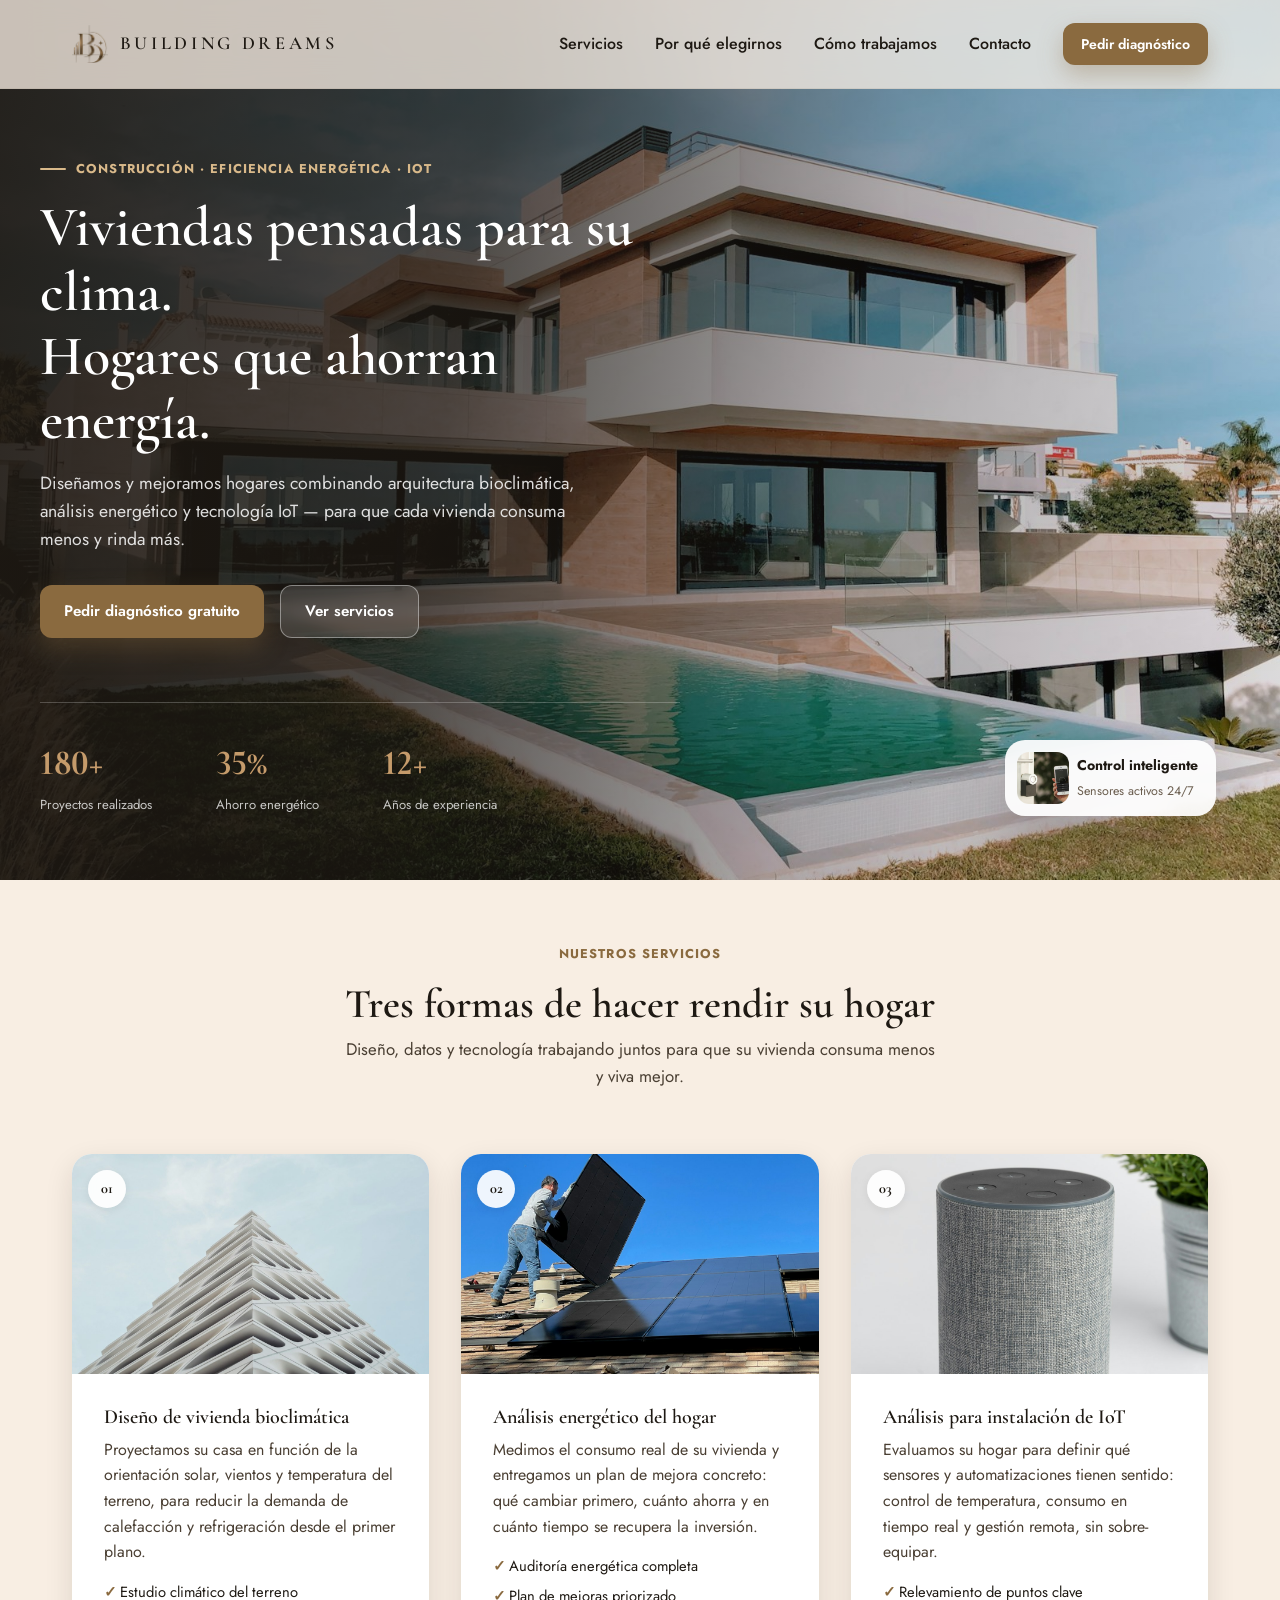
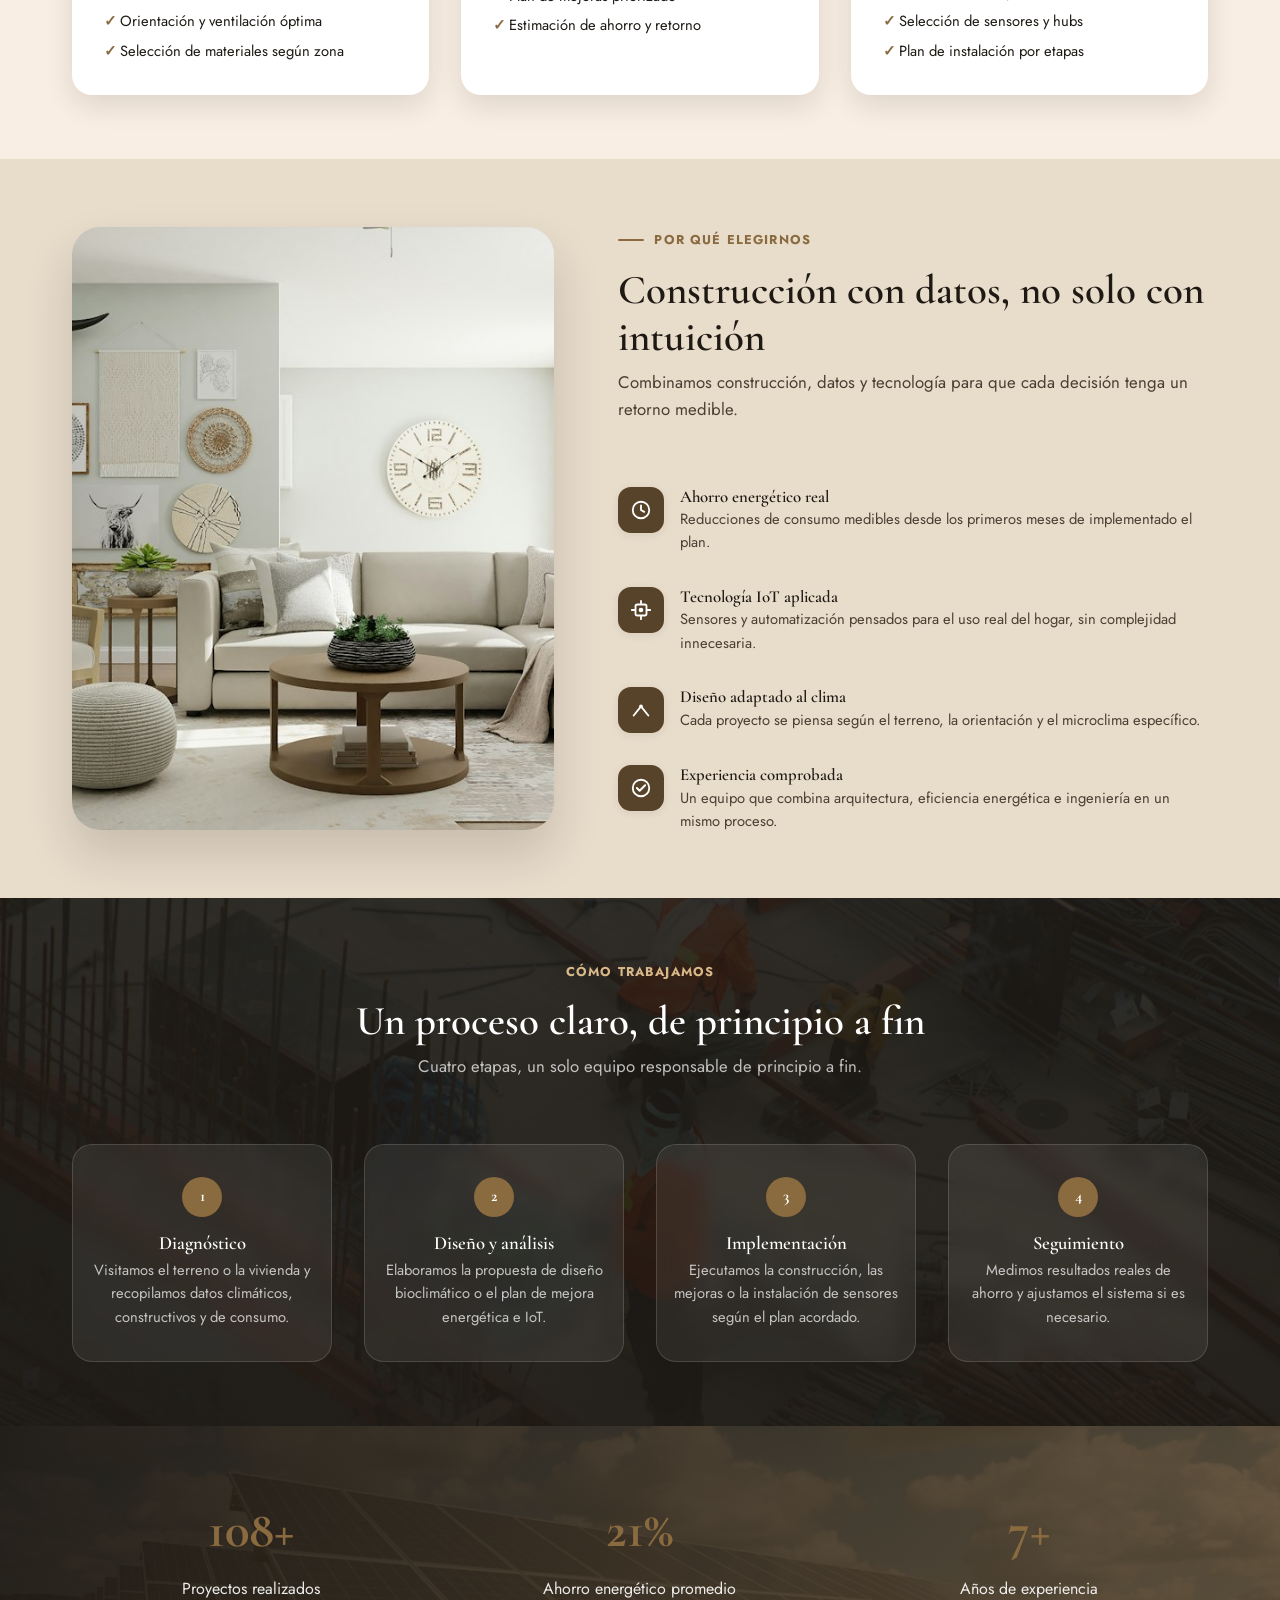
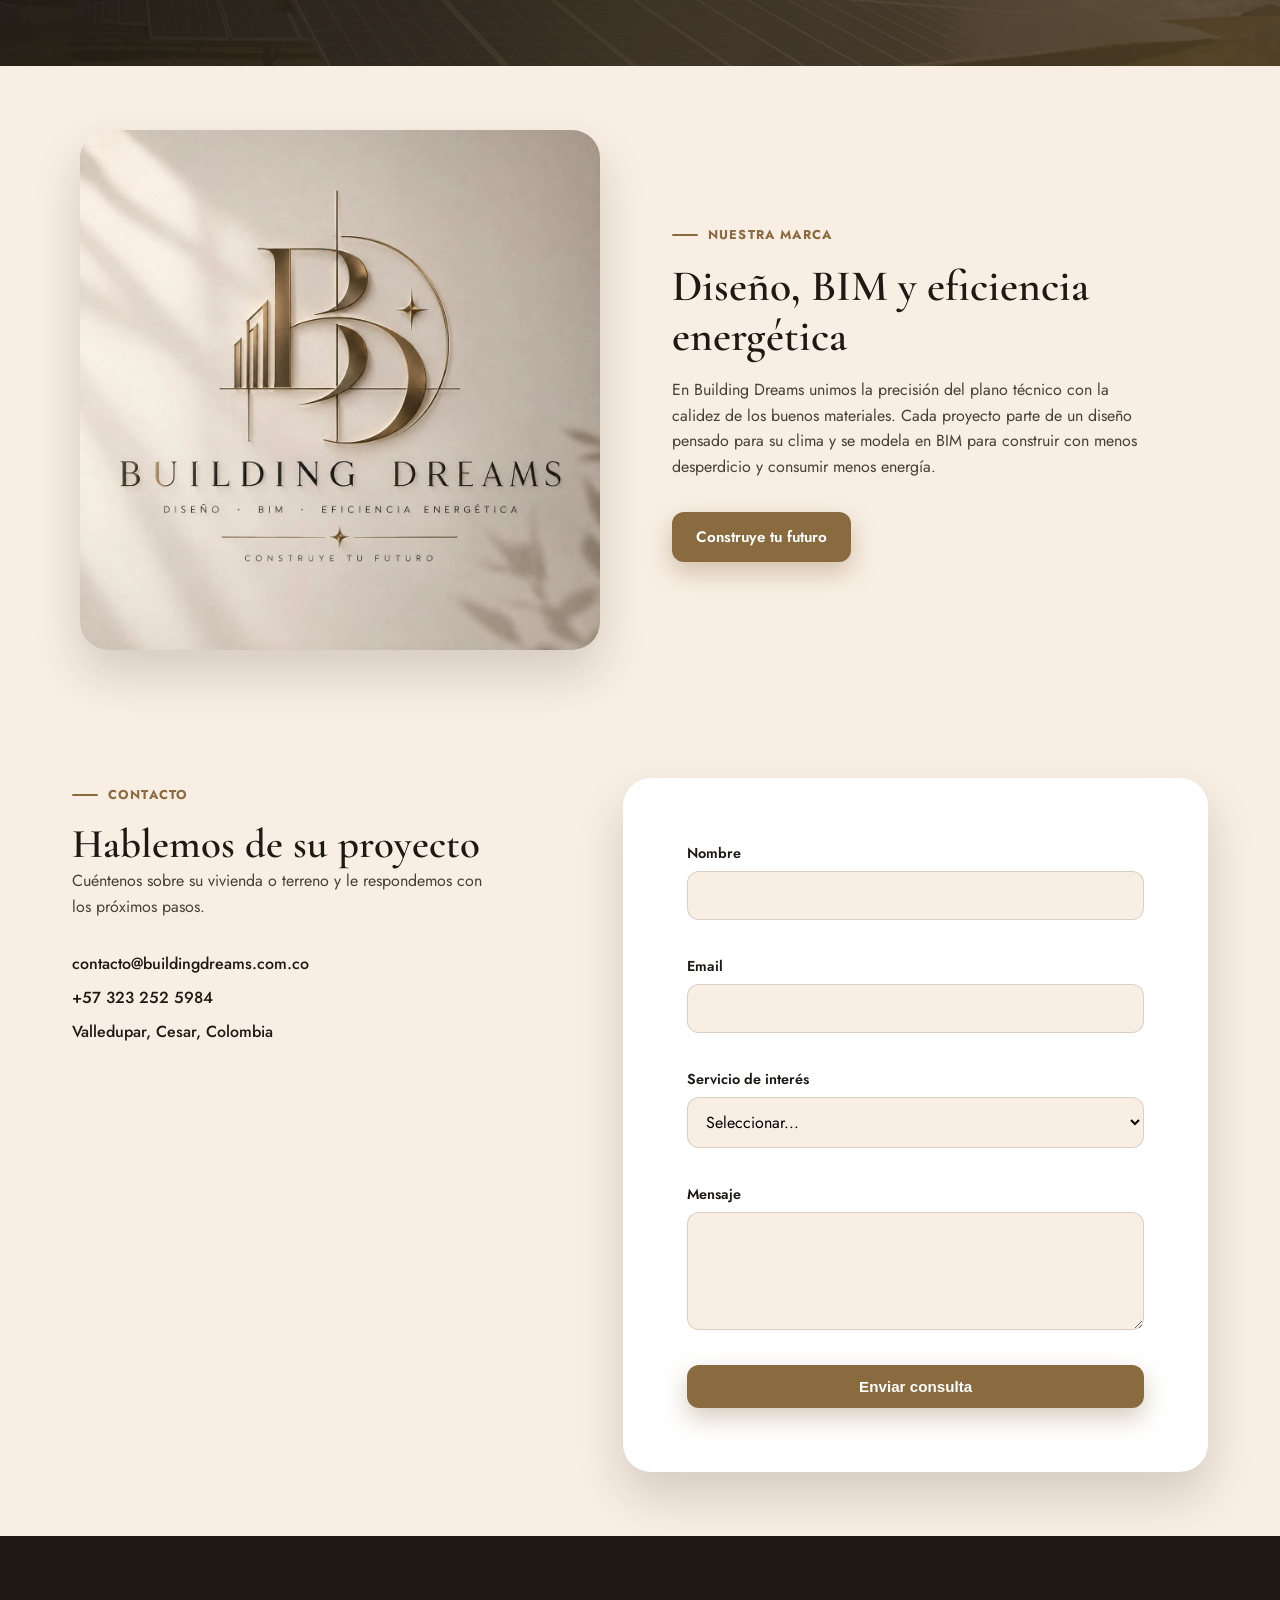
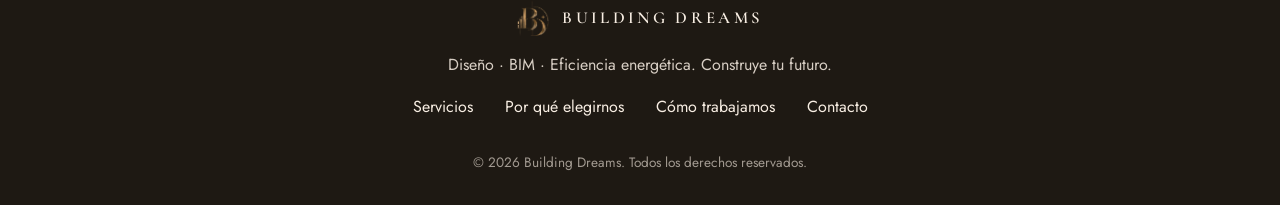
<file: index.html>
<!DOCTYPE html>
<html lang="es">
<head>
  <meta charset="UTF-8">
  <meta name="viewport" content="width=device-width, initial-scale=1.0">
  <title>Building Dreams — Construcción bioclimática y eficiencia energética</title>
  <meta name="description" content="Diseño de vivienda bioclimática, análisis energético del hogar e instalación de IoT. Construimos hogares eficientes adaptados a su clima.">
  <link rel="preconnect" href="https://fonts.googleapis.com">
  <link rel="preconnect" href="https://fonts.gstatic.com" crossorigin>
  <link href="https://fonts.googleapis.com/css2?family=Cormorant+Garamond:wght@500;600;700&family=Jost:wght@300;400;500;600&display=swap" rel="stylesheet">
  <link rel="stylesheet" href="css/styles.css">
  <link rel="icon" type="image/png" href="assets/img/favicon.png">
</head>
<body>
    <header class="header" id="header">
    <div class="container header__inner">
      <a href="#inicio" class="logo" aria-label="Building Dreams — inicio">
        <img src="assets/img/isotipo.png" alt="" class="logo__mark" width="36" height="38">
        <span>Building Dreams</span>
      </a>
      <button class="nav-toggle" id="navToggle" aria-expanded="false" aria-label="Abrir menú">
        <span></span><span></span><span></span>
      </button>
      <nav class="nav-menu" id="navMenu">
        <a href="#servicios" class="nav-link">Servicios</a>
        <a href="#beneficios" class="nav-link">Por qué elegirnos</a>
        <a href="#proceso" class="nav-link">Cómo trabajamos</a>
        <a href="#contacto" class="nav-link">Contacto</a>
        <a href="#contacto" class="btn btn--accent btn--sm">Pedir diagnóstico</a>
      </nav>
    </div>
  </header>

  <main>
    <section id="inicio" class="hero">
      <div class="hero__media" aria-hidden="true">
        <img src="assets/img/hero.jpg" alt="">
      </div>
      <div class="hero__scrim" aria-hidden="true"></div>

      <div class="container hero__inner">
        <div class="hero__content reveal">
          <span class="eyebrow eyebrow--light">Construcción · Eficiencia energética · IoT</span>
          <h1>Viviendas pensadas para su clima.<br>Hogares que ahorran energía.</h1>
          <p class="hero__subtitle">Diseñamos y mejoramos hogares combinando arquitectura bioclimática, análisis energético y tecnología IoT — para que cada vivienda consuma menos y rinda más.</p>
          <div class="hero__actions">
            <a href="#contacto" class="btn btn--accent">Pedir diagnóstico gratuito</a>
            <a href="#servicios" class="btn btn--ghost">Ver servicios</a>
          </div>
          <div class="hero__stats">
            <div class="hero__stat"><strong>180+</strong><span>Proyectos realizados</span></div>
            <div class="hero__stat"><strong>35%</strong><span>Ahorro energético</span></div>
            <div class="hero__stat"><strong>12+</strong><span>Años de experiencia</span></div>
          </div>
        </div>
      </div>

      <div class="hero__floating-card reveal" aria-hidden="true">
        <img src="assets/img/iot-detail.jpg" alt="">
        <div>
          <strong>Control inteligente</strong>
          <span>Sensores activos 24/7</span>
        </div>
      </div>
    </section>

    <section id="servicios" class="services">
      <div class="container">
        <span class="eyebrow">Nuestros servicios</span>
        <h2 class="section-title reveal">Tres formas de hacer rendir su hogar</h2>
        <p class="section-subtitle reveal">Diseño, datos y tecnología trabajando juntos para que su vivienda consuma menos y viva mejor.</p>

        <div class="services__grid">
          <article class="service-card reveal">
            <div class="service-card__media">
              <img src="assets/img/service-bioclimatic.jpg" alt="Fachada de vivienda moderna con diseño bioclimático">
              <span class="service-card__badge">01</span>
            </div>
            <div class="service-card__body">
              <h3>Diseño de vivienda bioclimática</h3>
              <p>Proyectamos su casa en función de la orientación solar, vientos y temperatura del terreno, para reducir la demanda de calefacción y refrigeración desde el primer plano.</p>
              <ul class="service-card__list">
                <li>Estudio climático del terreno</li>
                <li>Orientación y ventilación óptima</li>
                <li>Selección de materiales según zona</li>
              </ul>
            </div>
          </article>

          <article class="service-card reveal">
            <div class="service-card__media">
              <img src="assets/img/service-energy.jpg" alt="Técnico instalando paneles de eficiencia energética en un techo">
              <span class="service-card__badge">02</span>
            </div>
            <div class="service-card__body">
              <h3>Análisis energético del hogar</h3>
              <p>Medimos el consumo real de su vivienda y entregamos un plan de mejora concreto: qué cambiar primero, cuánto ahorra y en cuánto tiempo se recupera la inversión.</p>
              <ul class="service-card__list">
                <li>Auditoría energética completa</li>
                <li>Plan de mejoras priorizado</li>
                <li>Estimación de ahorro y retorno</li>
              </ul>
            </div>
          </article>

          <article class="service-card reveal">
            <div class="service-card__media">
              <img src="assets/img/service-iot.jpg" alt="Dispositivo de domótica y automatización inteligente para el hogar">
              <span class="service-card__badge">03</span>
            </div>
            <div class="service-card__body">
              <h3>Análisis para instalación de IoT</h3>
              <p>Evaluamos su hogar para definir qué sensores y automatizaciones tienen sentido: control de temperatura, consumo en tiempo real y gestión remota, sin sobre-equipar.</p>
              <ul class="service-card__list">
                <li>Relevamiento de puntos clave</li>
                <li>Selección de sensores y hubs</li>
                <li>Plan de instalación por etapas</li>
              </ul>
            </div>
          </article>
        </div>
      </div>
    </section>

    <section id="beneficios" class="benefits">
      <div class="container benefits__inner">
        <div class="benefits__media reveal">
          <img src="assets/img/about.jpg" alt="Interior cálido y confortable de una vivienda eficiente">
        </div>
        <div class="benefits__content">
          <span class="eyebrow">Por qué elegirnos</span>
          <h2 class="section-title section-title--left reveal">Construcción con datos, no solo con intuición</h2>
          <p class="section-subtitle section-subtitle--left reveal">Combinamos construcción, datos y tecnología para que cada decisión tenga un retorno medible.</p>

          <ul class="benefits__list">
            <li class="reveal">
              <span class="benefits__icon">
                <svg viewBox="0 0 24 24" fill="none" xmlns="http://www.w3.org/2000/svg"><circle cx="12" cy="12" r="9" stroke="white" stroke-width="2"/><path d="M12 7v5l3.5 2" stroke="white" stroke-width="2" stroke-linecap="round"/></svg>
              </span>
              <div>
                <h3>Ahorro energético real</h3>
                <p>Reducciones de consumo medibles desde los primeros meses de implementado el plan.</p>
              </div>
            </li>
            <li class="reveal">
              <span class="benefits__icon">
                <svg viewBox="0 0 24 24" fill="none" xmlns="http://www.w3.org/2000/svg"><rect x="6" y="6" width="12" height="12" rx="2" stroke="white" stroke-width="2"/><circle cx="12" cy="12" r="2.5" fill="white"/><path d="M12 2v3M12 19v3M2 12h3M19 12h3" stroke="white" stroke-width="2" stroke-linecap="round"/></svg>
              </span>
              <div>
                <h3>Tecnología IoT aplicada</h3>
                <p>Sensores y automatización pensados para el uso real del hogar, sin complejidad innecesaria.</p>
              </div>
            </li>
            <li class="reveal">
              <span class="benefits__icon">
                <svg viewBox="0 0 24 24" fill="none" xmlns="http://www.w3.org/2000/svg"><path d="M4 18 L12 8 L20 18" stroke="white" stroke-width="2" fill="none" stroke-linecap="round" stroke-linejoin="round"/><circle cx="12" cy="8" r="2" fill="white"/></svg>
              </span>
              <div>
                <h3>Diseño adaptado al clima</h3>
                <p>Cada proyecto se piensa según el terreno, la orientación y el microclima específico.</p>
              </div>
            </li>
            <li class="reveal">
              <span class="benefits__icon">
                <svg viewBox="0 0 24 24" fill="none" xmlns="http://www.w3.org/2000/svg"><circle cx="12" cy="12" r="9" stroke="white" stroke-width="2"/><path d="M7.5 12 L10.5 15 L16.5 9" stroke="white" stroke-width="2.2" fill="none" stroke-linecap="round" stroke-linejoin="round"/></svg>
              </span>
              <div>
                <h3>Experiencia comprobada</h3>
                <p>Un equipo que combina arquitectura, eficiencia energética e ingeniería en un mismo proceso.</p>
              </div>
            </li>
          </ul>
        </div>
      </div>
    </section>

    <section id="proceso" class="process">
      <div class="process__media" aria-hidden="true">
        <img src="assets/img/process-bg.jpg" alt="">
      </div>
      <div class="process__scrim" aria-hidden="true"></div>

      <div class="container">
        <span class="eyebrow eyebrow--light">Cómo trabajamos</span>
        <h2 class="section-title reveal">Un proceso claro, de principio a fin</h2>
        <p class="section-subtitle reveal">Cuatro etapas, un solo equipo responsable de principio a fin.</p>

        <ol class="timeline">
          <li class="timeline__step reveal">
            <span class="timeline__number">1</span>
            <h3>Diagnóstico</h3>
            <p>Visitamos el terreno o la vivienda y recopilamos datos climáticos, constructivos y de consumo.</p>
          </li>
          <li class="timeline__step reveal">
            <span class="timeline__number">2</span>
            <h3>Diseño y análisis</h3>
            <p>Elaboramos la propuesta de diseño bioclimático o el plan de mejora energética e IoT.</p>
          </li>
          <li class="timeline__step reveal">
            <span class="timeline__number">3</span>
            <h3>Implementación</h3>
            <p>Ejecutamos la construcción, las mejoras o la instalación de sensores según el plan acordado.</p>
          </li>
          <li class="timeline__step reveal">
            <span class="timeline__number">4</span>
            <h3>Seguimiento</h3>
            <p>Medimos resultados reales de ahorro y ajustamos el sistema si es necesario.</p>
          </li>
        </ol>
      </div>
    </section>

    <section id="estadisticas" class="stats">
      <div class="stats__media" aria-hidden="true">
        <img src="assets/img/stats-bg.jpg" alt="">
      </div>
      <div class="stats__scrim" aria-hidden="true"></div>

      <div class="container stats__grid">
        <div class="stat">
          <span class="stat-number" data-target="180">0</span><span class="stat-suffix">+</span>
          <p>Proyectos realizados</p>
        </div>
        <div class="stat">
          <span class="stat-number" data-target="35">0</span><span class="stat-suffix">%</span>
          <p>Ahorro energético promedio</p>
        </div>
        <div class="stat">
          <span class="stat-number" data-target="12">0</span><span class="stat-suffix">+</span>
          <p>Años de experiencia</p>
        </div>
      </div>
    </section>

    <section id="marca" class="brand">
      <div class="container brand__inner">
        <img src="assets/img/logo-building-dreams.webp" alt="Logo Building Dreams — Diseño, BIM, Eficiencia energética. Construye tu futuro" class="brand__logo" loading="lazy" width="520" height="520">
        <div class="brand__text">
          <span class="eyebrow">Nuestra marca</span>
          <h2>Diseño, BIM y eficiencia energética</h2>
          <p>En Building Dreams unimos la precisión del plano técnico con la calidez de los buenos materiales. Cada proyecto parte de un diseño pensado para su clima y se modela en BIM para construir con menos desperdicio y consumir menos energía.</p>
          <a href="#contacto" class="btn btn--accent">Construye tu futuro</a>
        </div>
      </div>
    </section>

    <section id="contacto" class="contact">
      <div class="container contact__inner">
        <div class="contact__info reveal">
          <span class="eyebrow">Contacto</span>
          <h2 class="section-title section-title--left">Hablemos de su proyecto</h2>
          <p>Cuéntenos sobre su vivienda o terreno y le respondemos con los próximos pasos.</p>
          <ul class="contact__details">
            <li><a href="mailto:contacto@buildingdreams.com.co">contacto@buildingdreams.com.co</a></li>
            <li><a href="tel:+573232525984">+57 323 252 5984</a></li>
            <li>Valledupar, Cesar, Colombia</li>
          </ul>
        </div>

        <form id="contactForm" class="contact-form reveal" novalidate>
          <div class="form-field">
            <label for="name">Nombre</label>
            <input type="text" id="name" name="name" required>
            <span class="form-error" data-for="name"></span>
          </div>
          <div class="form-field">
            <label for="email">Email</label>
            <input type="email" id="email" name="email" required>
            <span class="form-error" data-for="email"></span>
          </div>
          <div class="form-field">
            <label for="service">Servicio de interés</label>
            <select id="service" name="service" required>
              <option value="" disabled selected>Seleccionar...</option>
              <option value="bioclimatico">Diseño de vivienda bioclimática</option>
              <option value="energetico">Análisis energético del hogar</option>
              <option value="iot">Análisis para instalación de IoT</option>
            </select>
            <span class="form-error" data-for="service"></span>
          </div>
          <div class="form-field">
            <label for="message">Mensaje</label>
            <textarea id="message" name="message" rows="4" required></textarea>
            <span class="form-error" data-for="message"></span>
          </div>
          <button type="submit" class="btn btn--accent btn--block">Enviar consulta</button>
          <p class="form-success" hidden>¡Gracias! Recibimos su consulta y le responderemos a la brevedad.</p>
        </form>
      </div>
    </section>
  </main>

  <footer class="footer" id="footer">
    <div class="container footer__inner">
      <div class="logo logo--footer">
        <img src="assets/img/isotipo.png" alt="" class="logo__mark logo__mark--footer" width="34" height="36">
        <span>Building Dreams</span>
      </div>
      <p class="footer__tagline">Diseño · BIM · Eficiencia energética. Construye tu futuro.</p>
      <nav class="footer__links">
        <a href="#servicios">Servicios</a>
        <a href="#beneficios">Por qué elegirnos</a>
        <a href="#proceso">Cómo trabajamos</a>
        <a href="#contacto">Contacto</a>
      </nav>
      <p class="footer__copy">© 2026 Building Dreams. Todos los derechos reservados.</p>
    </div>
  </footer>

  <script src="js/script.js"></script>
</body>
</html>
</file>
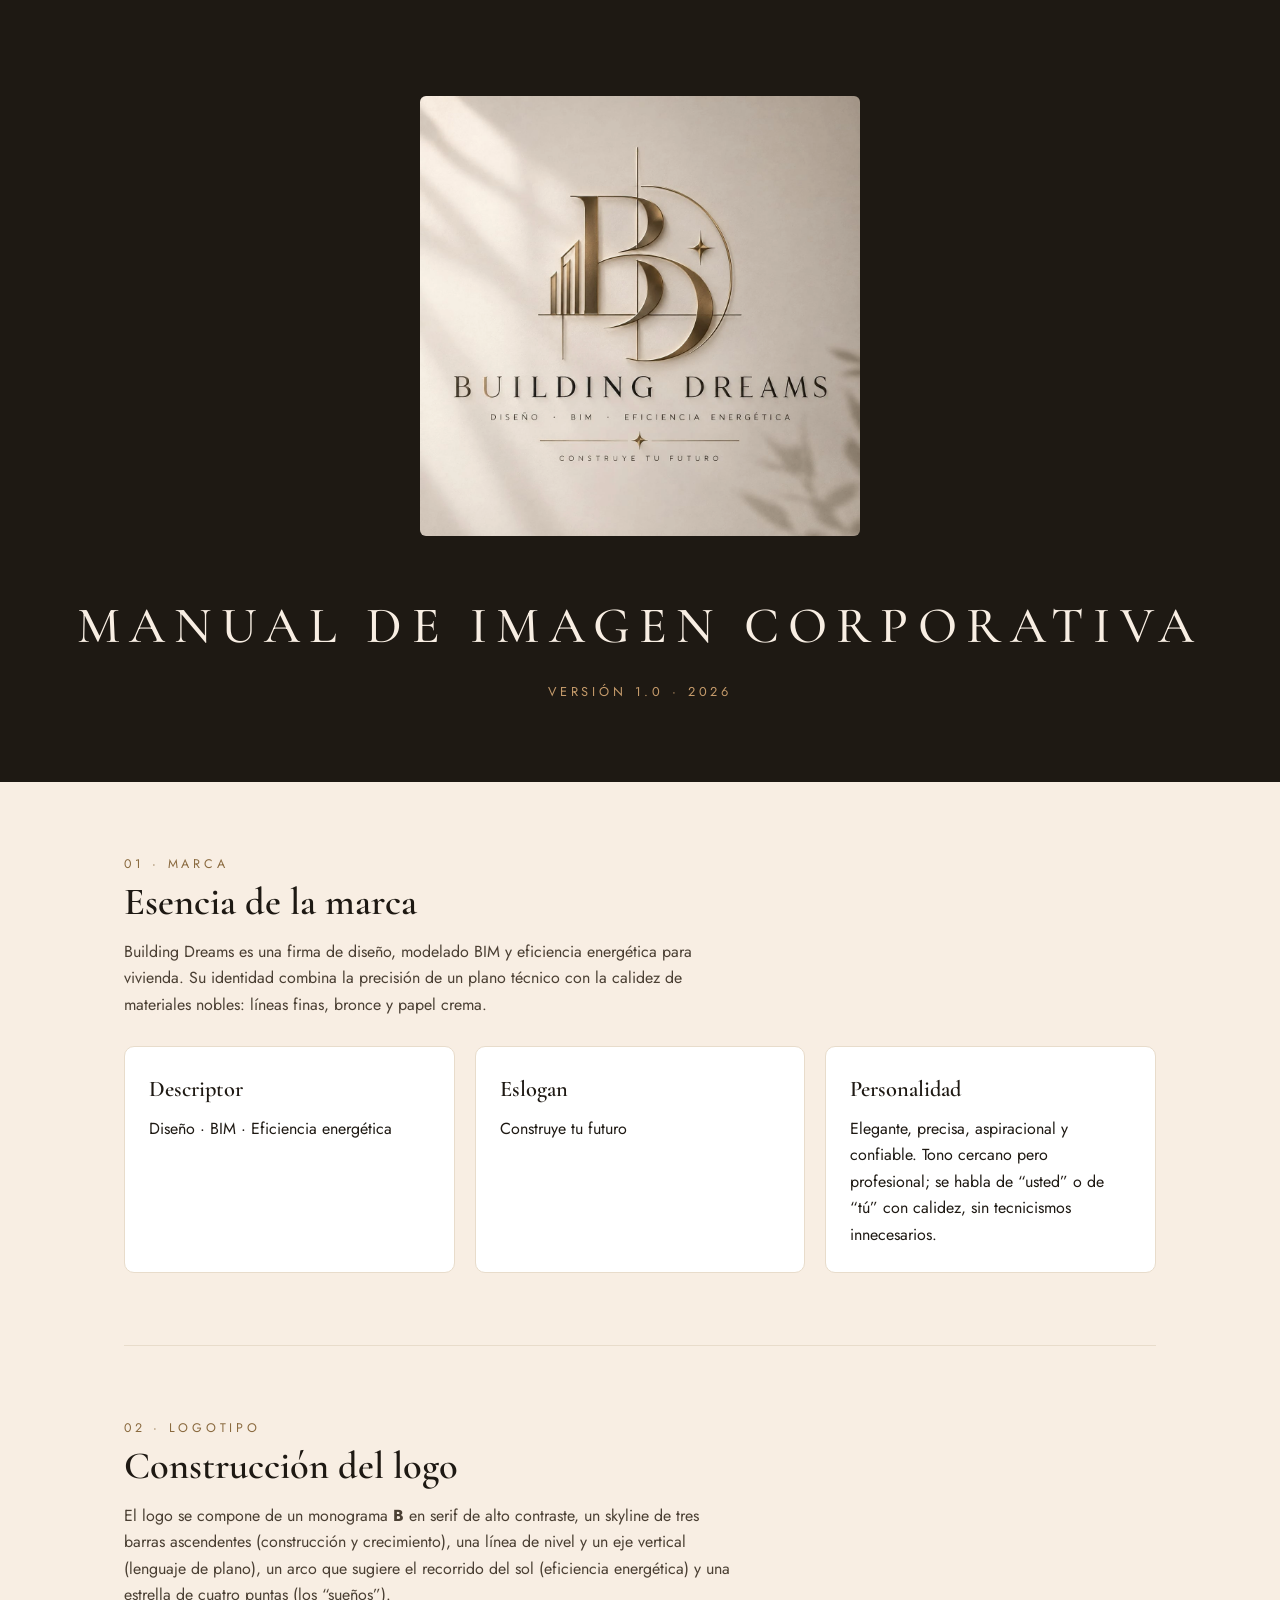
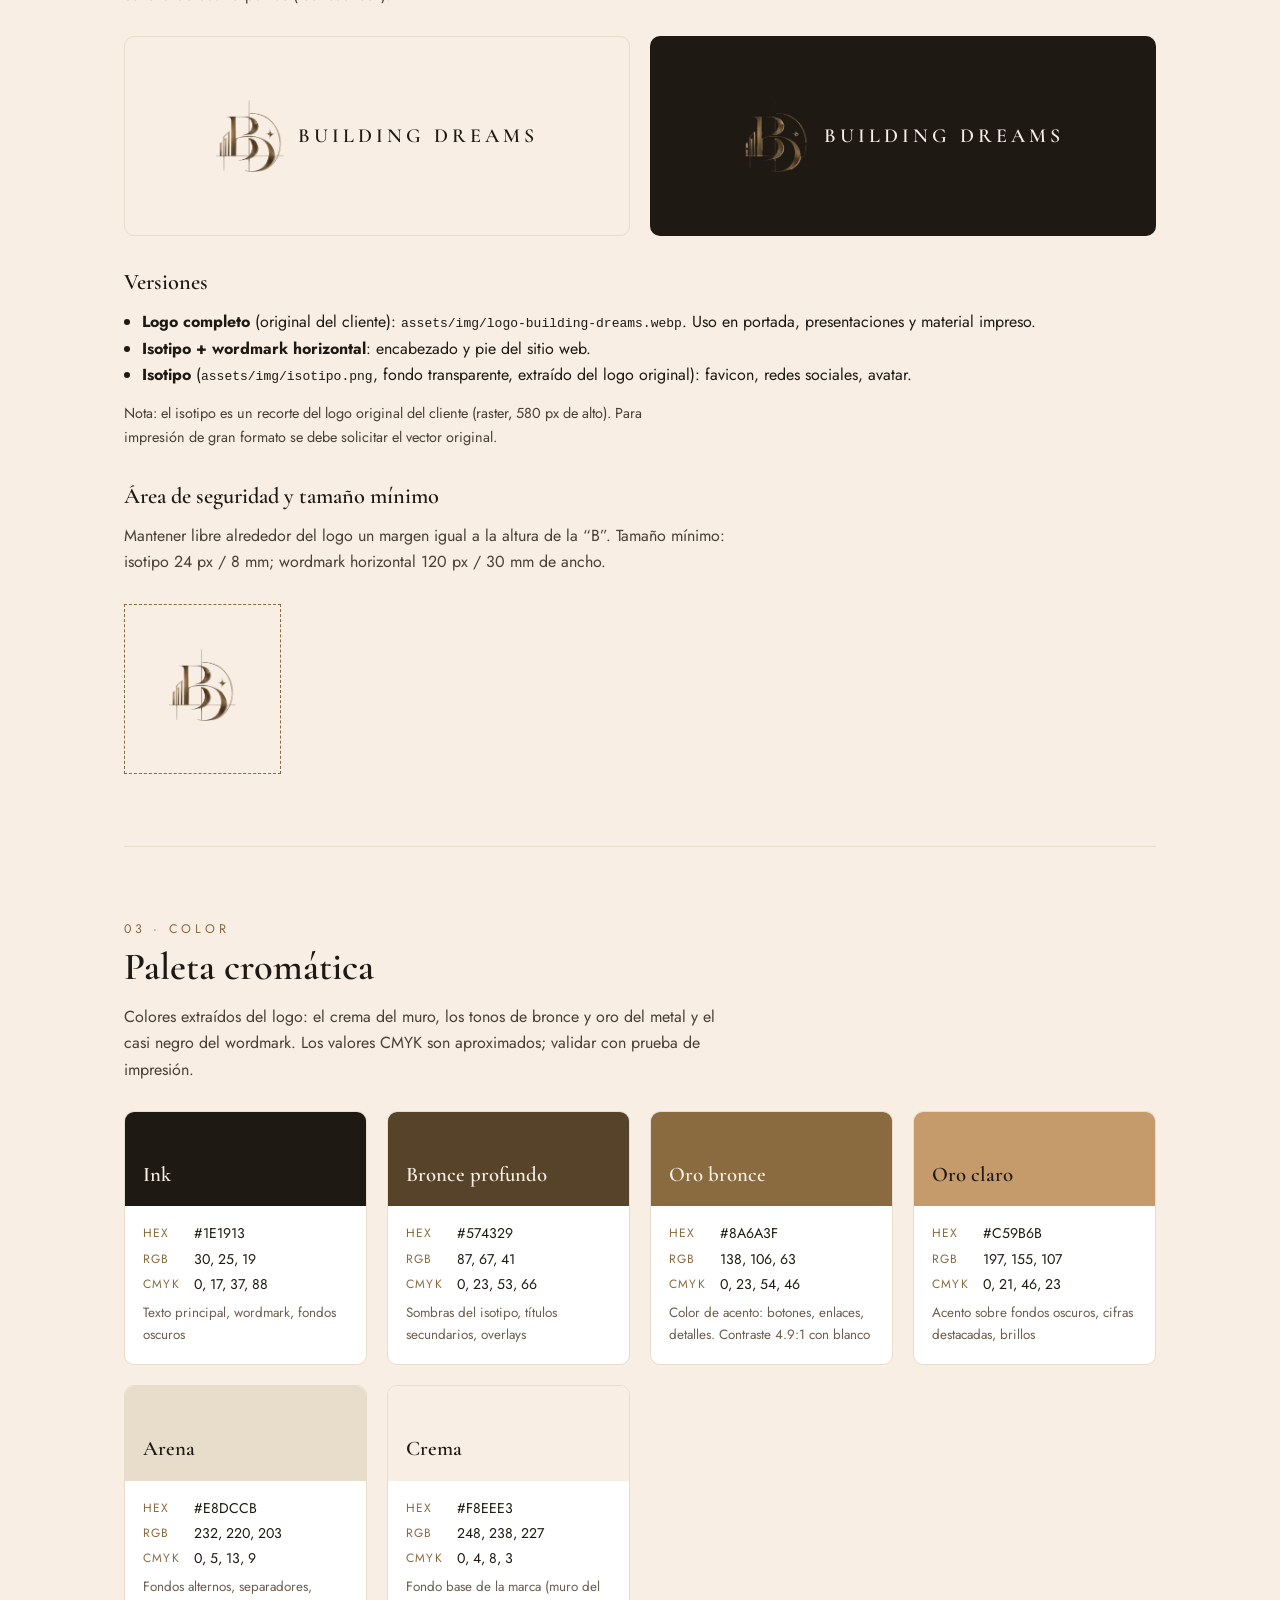
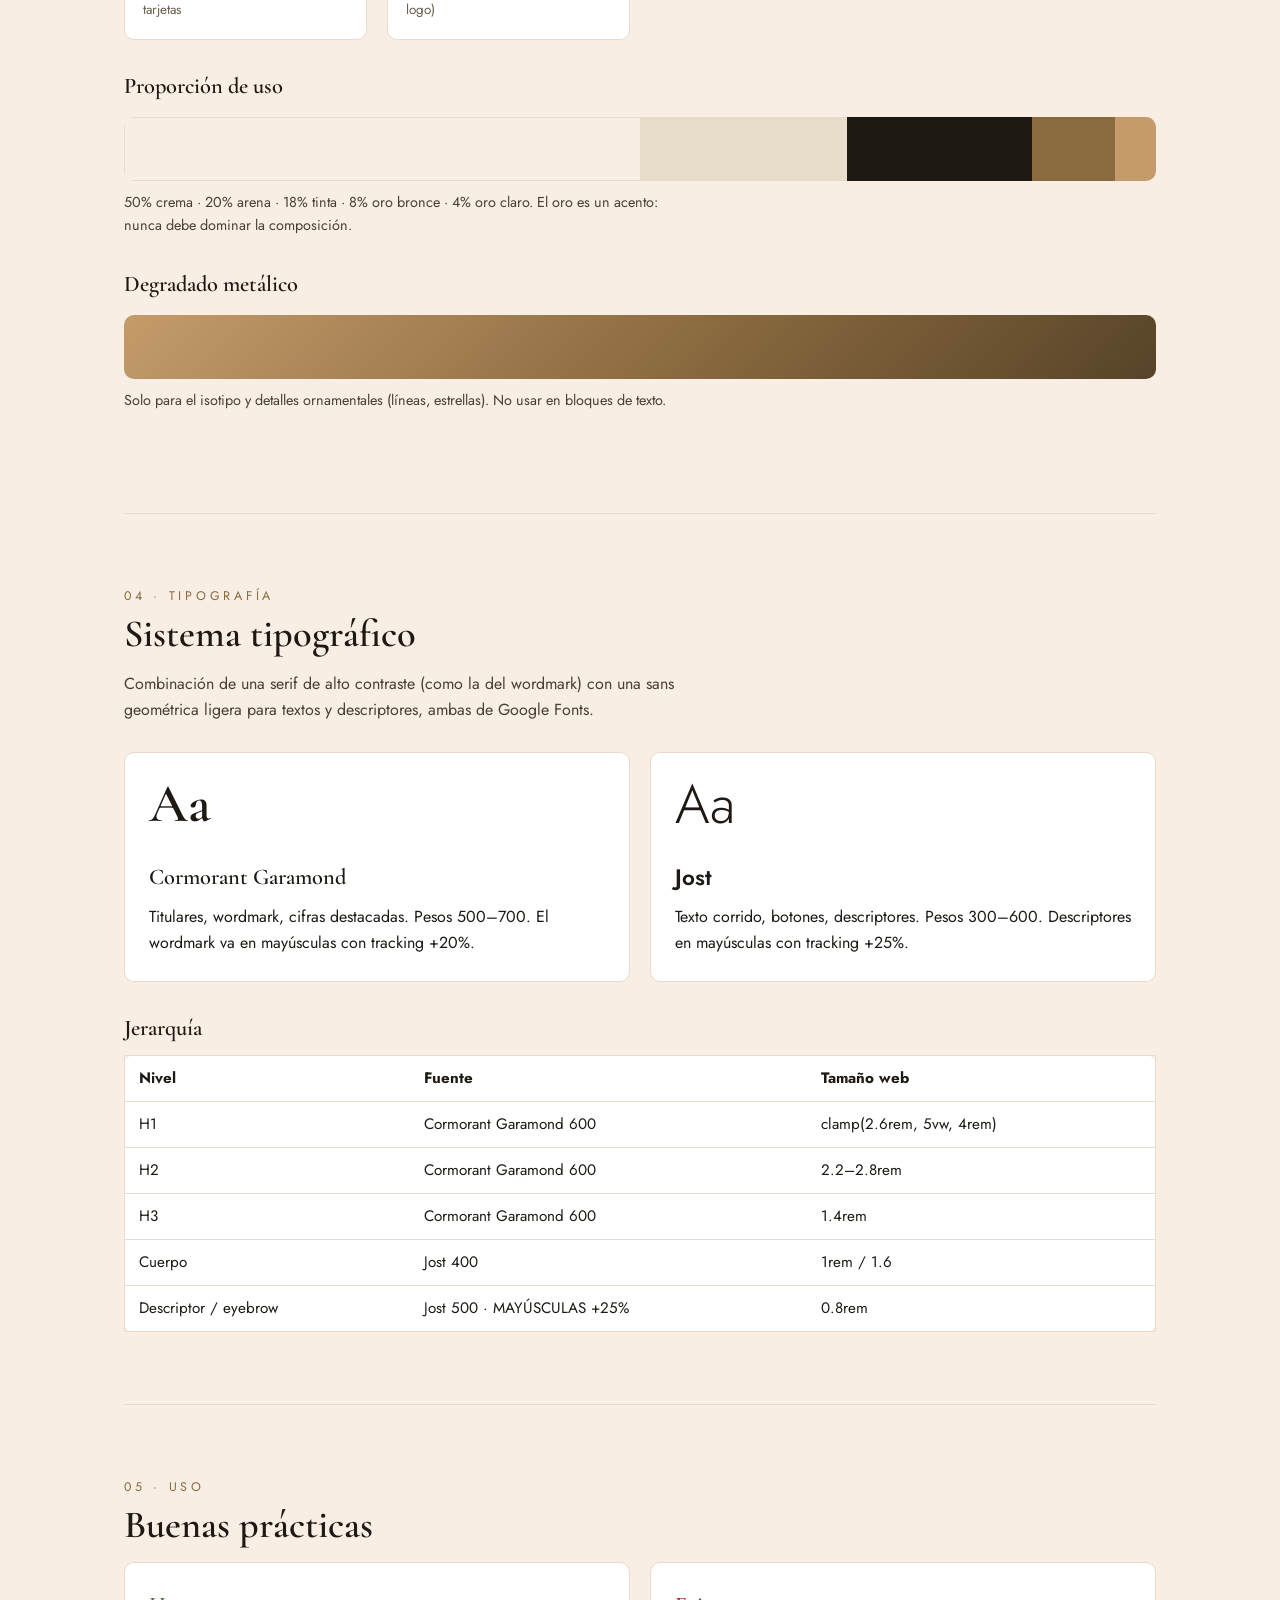
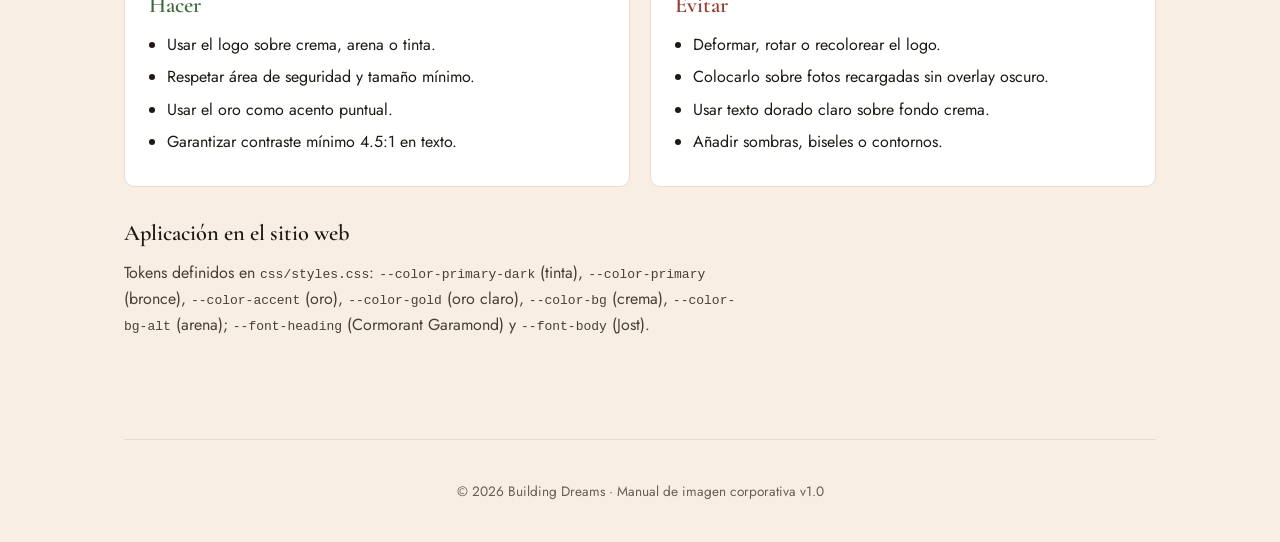
<file: brand/manual-de-marca.html>
<!DOCTYPE html>
<html lang="es"><head><meta charset="UTF-8"><meta name="viewport" content="width=device-width, initial-scale=1.0">
<title>Building Dreams — Manual de imagen corporativa</title>
<link rel="icon" type="image/png" href="favicon.png">
<link href="https://fonts.googleapis.com/css2?family=Cormorant+Garamond:wght@400;500;600;700&family=Jost:wght@300;400;500;600&display=swap" rel="stylesheet">
<style>
:root{--ink:#1E1913;--bronze:#574329;--gold:#8A6A3F;--gold-l:#C59B6B;--sand:#E8DCCB;--cream:#F8EEE3;--serif:"Cormorant Garamond",Georgia,serif;--sans:"Jost",sans-serif}
*{box-sizing:border-box;margin:0;padding:0}
h1,h2,h3,.chip{font-variant-numeric:lining-nums}body{font-family:var(--sans);font-weight:400;background:var(--cream);color:var(--ink);line-height:1.65}
.wrap{max-width:1080px;margin:0 auto;padding:0 24px}
header.cover{background:var(--ink);color:var(--cream);text-align:center;padding:96px 24px 80px}
header.cover img{width:min(440px,80%);border-radius:6px;margin-bottom:40px}
header.cover h1{font-family:var(--serif);font-weight:500;font-size:clamp(2rem,5vw,3.2rem);letter-spacing:.18em;text-transform:uppercase}
header.cover p{letter-spacing:.3em;text-transform:uppercase;font-size:.8rem;color:var(--gold-l);margin-top:12px}
section{padding:72px 0;border-bottom:1px solid var(--sand)}
.num{font-size:.78rem;letter-spacing:.3em;color:var(--gold);text-transform:uppercase}
h2{font-family:var(--serif);font-weight:600;font-size:2.4rem;margin:6px 0 16px;line-height:1.1}
h3{font-family:var(--serif);font-weight:600;font-size:1.4rem;margin:28px 0 8px}
p.lead{max-width:62ch;color:#4A3F33;margin-bottom:28px}
.grid{display:grid;gap:20px;grid-template-columns:repeat(auto-fit,minmax(240px,1fr))}
.card{background:#fff;border:1px solid var(--sand);border-radius:10px;padding:24px}
.logo-box{display:flex;align-items:center;justify-content:center;border-radius:10px;padding:36px;min-height:200px;gap:14px}
.wm{font-family:var(--serif);font-weight:600;letter-spacing:.2em;text-transform:uppercase;font-size:1.25rem}
.sw{background:#fff;border:1px solid var(--sand);border-radius:10px;overflow:hidden}
.chip{padding:46px 18px 14px;font-family:var(--serif);font-size:1.3rem;font-weight:600}
.sw dl{display:grid;grid-template-columns:auto 1fr;gap:2px 14px;padding:16px 18px 6px;font-size:.88rem}
.sw dt{color:var(--gold);letter-spacing:.1em;font-size:.75rem;padding-top:2px}
.sw p{padding:0 18px 18px;font-size:.84rem;color:#6B5E4F}
.ratio{display:flex;height:64px;border-radius:10px;overflow:hidden;margin-top:12px}
.spec{font-size:.95rem}.spec td,.spec th{padding:10px 14px;text-align:left;border-bottom:1px solid var(--sand)}
table{border-collapse:collapse;width:100%;background:#fff;border:1px solid var(--sand);border-radius:10px}
.do li,.dont li{margin:6px 0 6px 18px}
.do h3{color:#3E6B3A}.dont h3{color:#A03A2C}
.clear{position:relative;display:inline-block;padding:44px;border:1px dashed var(--gold);}
.clear span{position:absolute;font-size:.7rem;color:var(--gold);letter-spacing:.1em}
footer{padding:40px 0;text-align:center;font-size:.85rem;color:#6B5E4F}
</style></head><body>

<header class="cover"><img src="../assets/img/logo-building-dreams.webp" alt="Logo Building Dreams">
<h1>Manual de imagen corporativa</h1><p>Versión 1.0 · 2026</p></header>

<div class="wrap">
<section><div class="num">01 · Marca</div><h2>Esencia de la marca</h2>
<p class="lead">Building Dreams es una firma de diseño, modelado BIM y eficiencia energética para vivienda. Su identidad combina la precisión de un plano técnico con la calidez de materiales nobles: líneas finas, bronce y papel crema.</p>
<div class="grid"><div class="card"><h3 style="margin-top:0">Descriptor</h3><p>Diseño · BIM · Eficiencia energética</p></div>
<div class="card"><h3 style="margin-top:0">Eslogan</h3><p>Construye tu futuro</p></div>
<div class="card"><h3 style="margin-top:0">Personalidad</h3><p>Elegante, precisa, aspiracional y confiable. Tono cercano pero profesional; se habla de “usted” o de “tú” con calidez, sin tecnicismos innecesarios.</p></div></div></section>

<section><div class="num">02 · Logotipo</div><h2>Construcción del logo</h2>
<p class="lead">El logo se compone de un monograma <strong>B</strong> en serif de alto contraste, un skyline de tres barras ascendentes (construcción y crecimiento), una línea de nivel y un eje vertical (lenguaje de plano), un arco que sugiere el recorrido del sol (eficiencia energética) y una estrella de cuatro puntas (los “sueños”).</p>
<div class="grid">
<div class="logo-box" style="background:var(--cream);border:1px solid var(--sand)"><img src="../assets/img/isotipo.png" alt="Isotipo" height="72"><span class="wm">Building Dreams</span></div>
<div class="logo-box" style="background:var(--ink);color:var(--cream)"><img src="../assets/img/isotipo.png" alt="Isotipo" height="72"><span class="wm">Building Dreams</span></div></div>
<h3>Versiones</h3>
<ul style="margin-left:18px"><li><strong>Logo completo</strong> (original del cliente): <code>assets/img/logo-building-dreams.webp</code>. Uso en portada, presentaciones y material impreso.</li>
<li><strong>Isotipo + wordmark horizontal</strong>: encabezado y pie del sitio web.</li>
<li><strong>Isotipo</strong> (<code>assets/img/isotipo.png</code>, fondo transparente, extraído del logo original): favicon, redes sociales, avatar.</li></ul>
<p class="lead" style="margin-top:14px;font-size:.9rem">Nota: el isotipo es un recorte del logo original del cliente (raster, 580 px de alto). Para impresión de gran formato se debe solicitar el vector original.</p>
<h3>Área de seguridad y tamaño mínimo</h3>
<p class="lead">Mantener libre alrededor del logo un margen igual a la altura de la “B”. Tamaño mínimo: isotipo 24 px / 8 mm; wordmark horizontal 120 px / 30 mm de ancho.</p>
<div class="clear"><img src="../assets/img/isotipo.png" alt="Isotipo" height="72"></div></section>

<section><div class="num">03 · Color</div><h2>Paleta cromática</h2>
<p class="lead">Colores extraídos del logo: el crema del muro, los tonos de bronce y oro del metal y el casi negro del wordmark. Los valores CMYK son aproximados; validar con prueba de impresión.</p>
<div class="grid"><div class="sw"><div class="chip" style="background:#1E1913;color:#F8EEE3">Ink</div>
<dl><dt>HEX</dt><dd>#1E1913</dd><dt>RGB</dt><dd>30, 25, 19</dd><dt>CMYK</dt><dd>0, 17, 37, 88</dd></dl><p>Texto principal, wordmark, fondos oscuros</p></div>
<div class="sw"><div class="chip" style="background:#574329;color:#F8EEE3">Bronce profundo</div>
<dl><dt>HEX</dt><dd>#574329</dd><dt>RGB</dt><dd>87, 67, 41</dd><dt>CMYK</dt><dd>0, 23, 53, 66</dd></dl><p>Sombras del isotipo, títulos secundarios, overlays</p></div>
<div class="sw"><div class="chip" style="background:#8A6A3F;color:#F8EEE3">Oro bronce</div>
<dl><dt>HEX</dt><dd>#8A6A3F</dd><dt>RGB</dt><dd>138, 106, 63</dd><dt>CMYK</dt><dd>0, 23, 54, 46</dd></dl><p>Color de acento: botones, enlaces, detalles. Contraste 4.9:1 con blanco</p></div>
<div class="sw"><div class="chip" style="background:#C59B6B;color:#1E1913">Oro claro</div>
<dl><dt>HEX</dt><dd>#C59B6B</dd><dt>RGB</dt><dd>197, 155, 107</dd><dt>CMYK</dt><dd>0, 21, 46, 23</dd></dl><p>Acento sobre fondos oscuros, cifras destacadas, brillos</p></div>
<div class="sw"><div class="chip" style="background:#E8DCCB;color:#1E1913">Arena</div>
<dl><dt>HEX</dt><dd>#E8DCCB</dd><dt>RGB</dt><dd>232, 220, 203</dd><dt>CMYK</dt><dd>0, 5, 13, 9</dd></dl><p>Fondos alternos, separadores, tarjetas</p></div>
<div class="sw"><div class="chip" style="background:#F8EEE3;color:#1E1913">Crema</div>
<dl><dt>HEX</dt><dd>#F8EEE3</dd><dt>RGB</dt><dd>248, 238, 227</dd><dt>CMYK</dt><dd>0, 4, 8, 3</dd></dl><p>Fondo base de la marca (muro del logo)</p></div>
</div>
<h3>Proporción de uso</h3>
<div class="ratio"><div style="flex:50;background:#F8EEE3;border:1px solid #E8DCCB"></div><div style="flex:20;background:#E8DCCB"></div><div style="flex:18;background:#1E1913"></div><div style="flex:8;background:#8A6A3F"></div><div style="flex:4;background:#C59B6B"></div></div>
<p class="lead" style="margin-top:10px;font-size:.9rem">50% crema · 20% arena · 18% tinta · 8% oro bronce · 4% oro claro. El oro es un acento: nunca debe dominar la composición.</p>
<h3>Degradado metálico</h3>
<div class="ratio" style="background:linear-gradient(135deg,#C59B6B,#8A6A3F 55%,#574329)"></div>
<p class="lead" style="margin-top:10px;font-size:.9rem">Solo para el isotipo y detalles ornamentales (líneas, estrellas). No usar en bloques de texto.</p></section>

<section><div class="num">04 · Tipografía</div><h2>Sistema tipográfico</h2>
<p class="lead">Combinación de una serif de alto contraste (como la del wordmark) con una sans geométrica ligera para textos y descriptores, ambas de Google Fonts.</p>
<div class="grid"><div class="card"><div style="font-family:var(--serif);font-size:3.4rem;font-weight:600;line-height:1">Aa</div><h3>Cormorant Garamond</h3><p>Titulares, wordmark, cifras destacadas. Pesos 500–700. El wordmark va en mayúsculas con tracking +20%.</p></div>
<div class="card"><div style="font-family:var(--sans);font-size:3.4rem;font-weight:300;line-height:1">Aa</div><h3 style="font-family:var(--sans)">Jost</h3><p>Texto corrido, botones, descriptores. Pesos 300–600. Descriptores en mayúsculas con tracking +25%.</p></div></div>
<h3>Jerarquía</h3>
<table class="spec"><tr><th>Nivel</th><th>Fuente</th><th>Tamaño web</th></tr>
<tr><td>H1</td><td>Cormorant Garamond 600</td><td>clamp(2.6rem, 5vw, 4rem)</td></tr>
<tr><td>H2</td><td>Cormorant Garamond 600</td><td>2.2–2.8rem</td></tr>
<tr><td>H3</td><td>Cormorant Garamond 600</td><td>1.4rem</td></tr>
<tr><td>Cuerpo</td><td>Jost 400</td><td>1rem / 1.6</td></tr>
<tr><td>Descriptor / eyebrow</td><td>Jost 500 · MAYÚSCULAS +25%</td><td>0.8rem</td></tr></table></section>

<section><div class="num">05 · Uso</div><h2>Buenas prácticas</h2>
<div class="grid"><div class="do card"><h3 style="margin-top:0">Hacer</h3><ul><li>Usar el logo sobre crema, arena o tinta.</li><li>Respetar área de seguridad y tamaño mínimo.</li><li>Usar el oro como acento puntual.</li><li>Garantizar contraste mínimo 4.5:1 en texto.</li></ul></div>
<div class="dont card"><h3 style="margin-top:0">Evitar</h3><ul><li>Deformar, rotar o recolorear el logo.</li><li>Colocarlo sobre fotos recargadas sin overlay oscuro.</li><li>Usar texto dorado claro sobre fondo crema.</li><li>Añadir sombras, biseles o contornos.</li></ul></div></div>
<h3>Aplicación en el sitio web</h3>
<p class="lead">Tokens definidos en <code>css/styles.css</code>: <code>--color-primary-dark</code> (tinta), <code>--color-primary</code> (bronce), <code>--color-accent</code> (oro), <code>--color-gold</code> (oro claro), <code>--color-bg</code> (crema), <code>--color-bg-alt</code> (arena); <code>--font-heading</code> (Cormorant Garamond) y <code>--font-body</code> (Jost).</p></section>
<footer>© 2026 Building Dreams · Manual de imagen corporativa v1.0</footer></div></body></html>
</file>
<file: css/styles.css>
*, *::before, *::after { box-sizing: border-box; margin: 0; padding: 0; }

:root {
  --color-primary: #574329;
  --color-primary-dark: #1E1913;
  --color-text: #1E1913;
  --color-accent: #8A6A3F;
  --color-gold: #C59B6B;
  --color-accent-dark: #6E5230;
  --color-bg: #F8EEE3;
  --color-bg-alt: #E8DCCB;
  --color-white: #FFFFFF;

  --font-heading: "Cormorant Garamond", Georgia, serif;
  --font-body: "Jost", sans-serif;

  --container-width: 1200px;
  --radius-md: 12px;
  --radius-lg: 20px;
  --radius-xl: 28px;

  --space-xs: 4px;
  --space-sm: 8px;
  --space-md: 16px;
  --space-lg: 32px;
  --space-xl: 64px;

  --header-h: 88px;

  --shadow-sm: 0 2px 10px rgba(30, 25, 19, 0.07);
  --shadow-md: 0 10px 28px rgba(30, 25, 19, 0.12);
  --shadow-lg: 0 24px 48px rgba(30, 25, 19, 0.16);
  --shadow-xl: 0 32px 64px rgba(30, 25, 19, 0.26);
}

html { scroll-behavior: smooth; }

body {
  font-family: var(--font-body);
  color: var(--color-text);
  background: var(--color-bg);
  line-height: 1.6;
}

h1, h2, h3, h4, .hero__stat strong, .stat__number {
  font-variant-numeric: lining-nums;
}
h1, h2, h3, h4 {
  font-family: var(--font-heading);
  line-height: 1.15;
  font-weight: 600;
  letter-spacing: 0;
}

a { color: inherit; text-decoration: none; }
img, svg { display: block; max-width: 100%; }

.container {
  width: 100%;
  max-width: var(--container-width);
  margin: 0 auto;
  padding: 0 var(--space-lg);
}

section[id] { scroll-margin-top: var(--header-h); }

@media (max-width: 640px) {
  .container { padding: 0 var(--space-md); }
}

/* ---------- Eyebrow label ---------- */
.eyebrow {
  display: inline-flex;
  align-items: center;
  gap: 10px;
  font-size: 0.8rem;
  font-weight: 700;
  letter-spacing: 0.09em;
  text-transform: uppercase;
  color: var(--color-accent);
  margin-bottom: var(--space-md);
}
.eyebrow::before { content: ""; width: 26px; height: 2px; background: var(--color-accent); border-radius: 1px; }
.eyebrow--light { color: #D9B98A; }
.eyebrow--light::before { background: #D9B98A; }

/* ---------- Header ---------- */
.header {
  position: fixed;
  top: 0; left: 0; right: 0;
  z-index: 100;
  background: rgba(248, 238, 227, 0.78);
  backdrop-filter: blur(16px) saturate(140%);
  -webkit-backdrop-filter: blur(16px) saturate(140%);
  border-bottom: 1px solid rgba(87, 67, 41, 0.08);
}

.header__inner {
  display: flex;
  align-items: center;
  justify-content: space-between;
  height: var(--header-h);
}

.logo {
  display: flex;
  align-items: center;
  gap: 12px;
  font-family: var(--font-heading);
  font-weight: 600;
  font-size: 1.15rem;
  letter-spacing: 0.2em;
  text-transform: uppercase;
  color: var(--color-primary-dark);
}

/* ---------- Buttons ---------- */
.btn {
  display: inline-flex;
  align-items: center;
  justify-content: center;
  padding: 13px 24px;
  border-radius: var(--radius-md);
  font-weight: 600;
  font-size: 0.95rem;
  border: none;
  cursor: pointer;
  transition: transform 0.18s ease, background 0.18s ease, box-shadow 0.18s ease;
}
.btn--sm { padding: 10px 18px; font-size: 0.88rem; }
.btn--block { width: 100%; }
.btn--accent {
  background: var(--color-accent);
  color: var(--color-white);
  box-shadow: 0 10px 24px rgba(138, 106, 63, 0.35);
}
.btn--accent:hover { background: var(--color-accent-dark); transform: translateY(-2px); box-shadow: 0 14px 30px rgba(138, 106, 63, 0.45); }
.btn--outline { background: transparent; color: var(--color-primary); border: 1.5px solid var(--color-primary); }
.btn--outline:hover { background: var(--color-primary); color: var(--color-white); }
.btn--ghost {
  background: rgba(255, 255, 255, 0.12);
  color: var(--color-white);
  border: 1.5px solid rgba(255, 255, 255, 0.4);
  backdrop-filter: blur(6px);
}
.btn--ghost:hover { background: rgba(255, 255, 255, 0.22); transform: translateY(-2px); }

.nav-toggle {
  display: none;
  flex-direction: column;
  justify-content: center;
  gap: 5px;
  width: 36px;
  height: 36px;
  background: none;
  border: none;
  cursor: pointer;
}
.nav-toggle span { width: 100%; height: 2px; background: var(--color-text); border-radius: 2px; }

.nav-menu { display: flex; align-items: center; gap: var(--space-lg); }
.nav-link { font-weight: 500; position: relative; padding: 4px 0; }
.nav-link.is-active { color: var(--color-accent); }

@media (max-width: 1024px) {
  .nav-toggle { display: flex; }
  .nav-menu {
    position: fixed;
    top: var(--header-h); left: 0; right: 0;
    background: var(--color-bg);
    box-shadow: var(--shadow-lg);
    flex-direction: column;
    align-items: flex-start;
    gap: var(--space-md);
    padding: var(--space-lg);
    border-bottom: 1px solid rgba(87, 67, 41,0.08);
    transform: translateY(-110%);
    opacity: 0;
    transition: transform 0.25s ease, opacity 0.25s ease;
    pointer-events: none;
  }
  .nav-menu.is-open { transform: translateY(0); opacity: 1; pointer-events: auto; }
}

/* ---------- Reveal ---------- */
.reveal { opacity: 0; transform: translateY(24px); transition: opacity 0.6s ease, transform 0.6s ease; }
.reveal.is-visible { opacity: 1; transform: translateY(0); }

/* ---------- Hero ---------- */
.hero {
  position: relative;
  min-height: 94vh;
  display: flex;
  align-items: center;
  overflow: hidden;
  padding-top: var(--header-h);
}
.hero__media { position: absolute; inset: 0; }
.hero__media img { width: 100%; height: 100%; object-fit: cover; }
.hero__scrim {
  position: absolute; inset: 0;
  background: linear-gradient(100deg, rgba(30, 25, 19, 0.95) 0%, rgba(30, 25, 19, 0.78) 36%, rgba(30, 25, 19, 0.35) 65%, rgba(30, 25, 19, 0.12) 100%);
}
.hero__inner { position: relative; z-index: 1; padding: var(--space-xl) 0; }
.hero__content { max-width: 640px; color: var(--color-white); }
.hero h1 { font-size: clamp(2.25rem, 4.5vw, 3.5rem); margin-bottom: var(--space-md); }
.hero__subtitle { font-size: 1.1rem; max-width: 50ch; margin-bottom: var(--space-lg); color: rgba(255,255,255,0.85); }
.hero__actions { display: flex; gap: var(--space-md); flex-wrap: wrap; margin-bottom: var(--space-xl); }

.hero__stats { display: flex; gap: var(--space-xl); padding-top: var(--space-lg); border-top: 1px solid rgba(255,255,255,0.22); flex-wrap: wrap; }
.hero__stat strong { display: block; font-family: var(--font-heading); font-size: 2.2rem; color: var(--color-gold); }
.hero__stat span { font-size: 0.82rem; color: rgba(255,255,255,0.75); }

.hero__floating-card {
  position: absolute;
  right: var(--space-xl);
  bottom: var(--space-xl);
  z-index: 1;
  display: flex;
  align-items: center;
  gap: var(--space-sm);
  background: rgba(255, 255, 255, 0.92);
  backdrop-filter: blur(10px);
  border-radius: var(--radius-lg);
  padding: 12px 18px 12px 12px;
  box-shadow: var(--shadow-xl);
}
.hero__floating-card img { width: 52px; height: 52px; border-radius: 12px; object-fit: cover; }
.hero__floating-card strong { display: block; font-size: 0.88rem; color: var(--color-primary-dark); }
.hero__floating-card span { font-size: 0.78rem; color: #6B5E4F; }

@media (max-width: 1024px) {
  .hero__floating-card { display: none; }
}
@media (max-width: 640px) {
  .hero__actions { flex-direction: column; align-items: stretch; }
  .hero__stats { gap: var(--space-lg); }
}

/* ---------- Section titles ---------- */
.section-title { font-size: clamp(1.9rem, 3.2vw, 2.6rem); color: var(--color-primary-dark); text-align: center; }
.section-subtitle { text-align: center; max-width: 60ch; margin: var(--space-sm) auto var(--space-xl); color: #4A3F33; font-size: 1.05rem; }
.section-title--left { text-align: left; }
.section-subtitle--left { text-align: left; margin-left: 0; margin-right: 0; }

.services { padding: var(--space-xl) 0; }
.services .eyebrow, .services .section-title, .services .section-subtitle { text-align: center; display: block; }
.services .eyebrow { justify-content: center; }

.services__grid {
  display: grid;
  grid-template-columns: repeat(3, 1fr);
  gap: var(--space-lg);
}

.service-card {
  background: var(--color-white);
  border-radius: var(--radius-lg);
  overflow: hidden;
  box-shadow: var(--shadow-md);
  transition: transform 0.25s ease, box-shadow 0.25s ease;
}
.service-card:hover { transform: translateY(-8px); box-shadow: var(--shadow-xl); }
.service-card__media { position: relative; height: 220px; overflow: hidden; }
.service-card__media img { width: 100%; height: 100%; object-fit: cover; transition: transform 0.5s ease; }
.service-card:hover .service-card__media img { transform: scale(1.06); }
.service-card__badge {
  position: absolute; top: 16px; left: 16px;
  width: 38px; height: 38px;
  border-radius: 50%;
  background: rgba(255,255,255,0.92);
  backdrop-filter: blur(6px);
  display: flex; align-items: center; justify-content: center;
  font-family: var(--font-heading); font-weight: 700; font-size: 0.9rem;
  color: var(--color-primary-dark);
  box-shadow: var(--shadow-sm);
}
.service-card__body { padding: var(--space-lg); }
.service-card h3 { font-size: 1.25rem; color: var(--color-primary-dark); margin-bottom: var(--space-sm); }
.service-card p { color: #4A3F33; margin-bottom: var(--space-md); }
.service-card__list { list-style: none; display: flex; flex-direction: column; gap: 6px; }
.service-card__list li { padding-left: var(--space-md); position: relative; font-size: 0.92rem; }
.service-card__list li::before { content: "✓"; position: absolute; left: 0; color: var(--color-accent); font-weight: 700; }

@media (max-width: 1024px) {
  .services__grid { grid-template-columns: repeat(2, 1fr); }
}
@media (max-width: 640px) {
  .services__grid { grid-template-columns: 1fr; }
}

/* ---------- Benefits ---------- */
.benefits { padding: var(--space-xl) 0; background: var(--color-bg-alt); }
.benefits__inner {
  display: grid;
  grid-template-columns: 0.9fr 1.1fr;
  gap: var(--space-xl);
  align-items: center;
}
.benefits__media img {
  width: 100%;
  aspect-ratio: 4 / 5;
  object-fit: cover;
  border-radius: var(--radius-xl);
  box-shadow: var(--shadow-lg);
}
.benefits__list { list-style: none; display: flex; flex-direction: column; gap: var(--space-lg); margin-top: var(--space-lg); }
.benefits__list li { display: flex; gap: var(--space-md); align-items: flex-start; }
.benefits__icon {
  flex-shrink: 0;
  width: 46px; height: 46px;
  border-radius: 13px;
  background: var(--color-primary);
  display: flex; align-items: center; justify-content: center;
  box-shadow: var(--shadow-sm);
}
.benefits__icon svg { width: 22px; height: 22px; }
.benefits__list h3 { font-size: 1.05rem; color: var(--color-primary-dark); margin-bottom: 2px; }
.benefits__list p { font-size: 0.92rem; color: #4A3F33; }

@media (max-width: 1024px) {
  .benefits__inner { grid-template-columns: 1fr; }
  .benefits__media img { aspect-ratio: 16 / 9; }
}

/* ---------- Process ---------- */
.process { position: relative; padding: var(--space-xl) 0; overflow: hidden; color: var(--color-white); }
.process__media { position: absolute; inset: 0; }
.process__media img { width: 100%; height: 100%; object-fit: cover; }
.process__scrim { position: absolute; inset: 0; background: linear-gradient(180deg, rgba(30, 25, 19,0.90) 0%, rgba(30, 25, 19,0.95) 100%); }
.process .container { position: relative; z-index: 1; }
.process .eyebrow, .process .section-title, .process .section-subtitle { text-align: center; display: block; }
.process .eyebrow { justify-content: center; }
.process .section-title { color: var(--color-white); }
.process .section-subtitle { color: rgba(255,255,255,0.72); }

.timeline {
  list-style: none;
  display: grid;
  grid-template-columns: repeat(4, 1fr);
  gap: var(--space-lg);
}
.timeline__step {
  text-align: center;
  padding: var(--space-lg) var(--space-md);
  background: rgba(255,255,255,0.07);
  backdrop-filter: blur(8px);
  border: 1px solid rgba(255,255,255,0.14);
  border-radius: var(--radius-lg);
}
.timeline__number {
  display: flex;
  align-items: center;
  justify-content: center;
  width: 40px; height: 40px;
  margin: 0 auto var(--space-md);
  border-radius: 50%;
  background: var(--color-accent);
  color: var(--color-white);
  font-family: var(--font-heading);
  font-weight: 700;
}
.timeline__step h3 { color: var(--color-white); margin-bottom: var(--space-xs); }
.timeline__step p { font-size: 0.92rem; color: rgba(255,255,255,0.72); }

@media (max-width: 1024px) {
  .timeline { grid-template-columns: repeat(2, 1fr); }
}
@media (max-width: 640px) {
  .timeline { grid-template-columns: 1fr; }
}

/* ---------- Stats ---------- */
.stats { position: relative; padding: var(--space-xl) 0; overflow: hidden; color: var(--color-white); }
.stats__media { position: absolute; inset: 0; }
.stats__media img { width: 100%; height: 100%; object-fit: cover; }
.stats__scrim { position: absolute; inset: 0; background: linear-gradient(120deg, rgba(30, 25, 19,0.94) 0%, rgba(87, 67, 41, 0.86) 100%); }
.stats__grid {
  position: relative; z-index: 1;
  display: grid;
  grid-template-columns: repeat(3, 1fr);
  gap: var(--space-lg);
  text-align: center;
}
.stat-number, .stat-suffix {
  font-family: var(--font-heading);
  font-size: clamp(2.25rem, 4vw, 3.25rem);
  font-weight: 700;
  color: var(--color-accent);
}
.stat p { margin-top: var(--space-xs); opacity: 0.9; }

@media (max-width: 640px) {
  .stats__grid { grid-template-columns: 1fr; gap: var(--space-xl); }
}

/* ---------- Contact ---------- */
.contact { padding: var(--space-xl) 0; }
.contact__inner {
  display: grid;
  grid-template-columns: 1fr 1.2fr;
  gap: var(--space-xl);
}
.contact__info p { color: #4A3F33; max-width: 42ch; }
.contact__details { list-style: none; margin-top: var(--space-lg); display: flex; flex-direction: column; gap: var(--space-sm); font-weight: 500; }

.contact-form {
  display: flex; flex-direction: column; gap: var(--space-md);
  background: var(--color-white);
  border-radius: var(--radius-xl);
  padding: var(--space-xl);
  box-shadow: var(--shadow-lg);
}
.form-field { display: flex; flex-direction: column; gap: 6px; }
.form-field label { font-weight: 600; font-size: 0.9rem; }
.form-field input, .form-field select, .form-field textarea {
  padding: 12px 14px;
  border: 1.5px solid rgba(87, 67, 41,0.18);
  border-radius: var(--radius-md);
  font-family: var(--font-body);
  font-size: 1rem;
  background: var(--color-bg);
}
.form-field input:focus, .form-field select:focus, .form-field textarea:focus {
  outline: none;
  border-color: var(--color-accent);
  background: var(--color-white);
}
.form-field.has-error input, .form-field.has-error select, .form-field.has-error textarea {
  border-color: #C0392B;
}
.form-error { font-size: 0.82rem; color: #C0392B; min-height: 1em; }
.form-success { margin-top: var(--space-sm); color: var(--color-primary-dark); font-weight: 600; }

@media (max-width: 1024px) {
  .contact__inner { grid-template-columns: 1fr; }
  .contact-form { padding: var(--space-lg); }
}

/* ---------- Footer ---------- */
.footer { background: var(--color-primary-dark); color: var(--color-bg); padding: var(--space-xl) 0 var(--space-lg); }
.footer__inner { display: flex; flex-direction: column; align-items: center; gap: var(--space-md); text-align: center; }
.logo--footer { display: flex; align-items: center; gap: 12px; font-family: var(--font-heading); font-weight: 600; font-size: 1.05rem; letter-spacing: 0.2em; text-transform: uppercase; color: var(--color-bg); }
.footer__tagline { max-width: 50ch; opacity: 0.85; }
.footer__links { display: flex; gap: var(--space-lg); flex-wrap: wrap; justify-content: center; }
.footer__copy { opacity: 0.6; font-size: 0.85rem; margin-top: var(--space-md); }

/* ---------- Logo mark & brand showcase ---------- */
.logo__mark { height: 38px; width: auto; }
.logo__mark--footer { height: 36px; filter: brightness(1.35) saturate(1.1); }

.brand { padding: var(--space-xl) 0; background: var(--color-bg); }
.brand__inner { display: grid; grid-template-columns: minmax(0, 1fr) minmax(0, 1fr); gap: var(--space-xl); align-items: center; }
.brand__logo { width: 100%; max-width: 520px; margin: 0 auto; border-radius: var(--radius-xl); box-shadow: var(--shadow-lg); }
.brand__text h2 { font-size: clamp(2rem, 3.4vw, 2.8rem); margin-bottom: var(--space-md); }
.brand__text p { color: #4A3F33; max-width: 48ch; margin-bottom: var(--space-lg); }
@media (max-width: 800px) {
  .brand__inner { grid-template-columns: 1fr; gap: var(--space-lg); }
}
</file>
